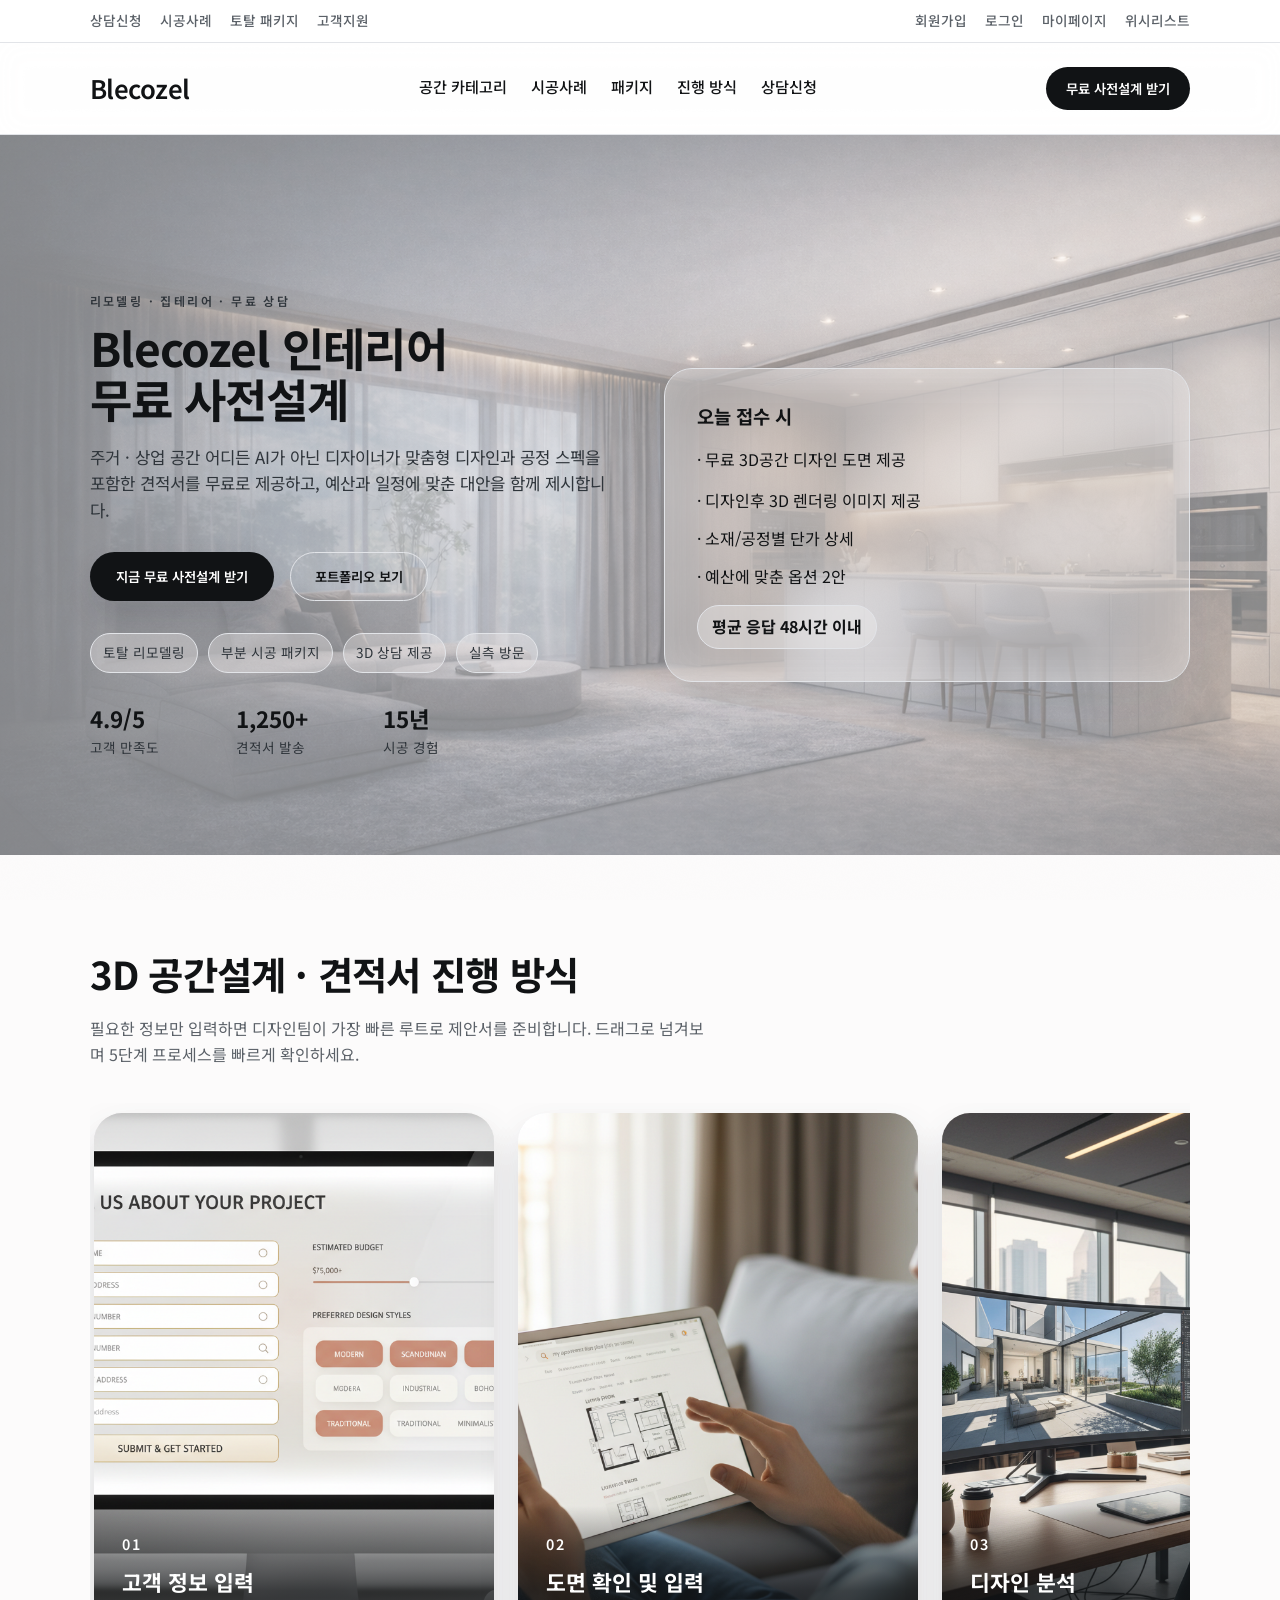
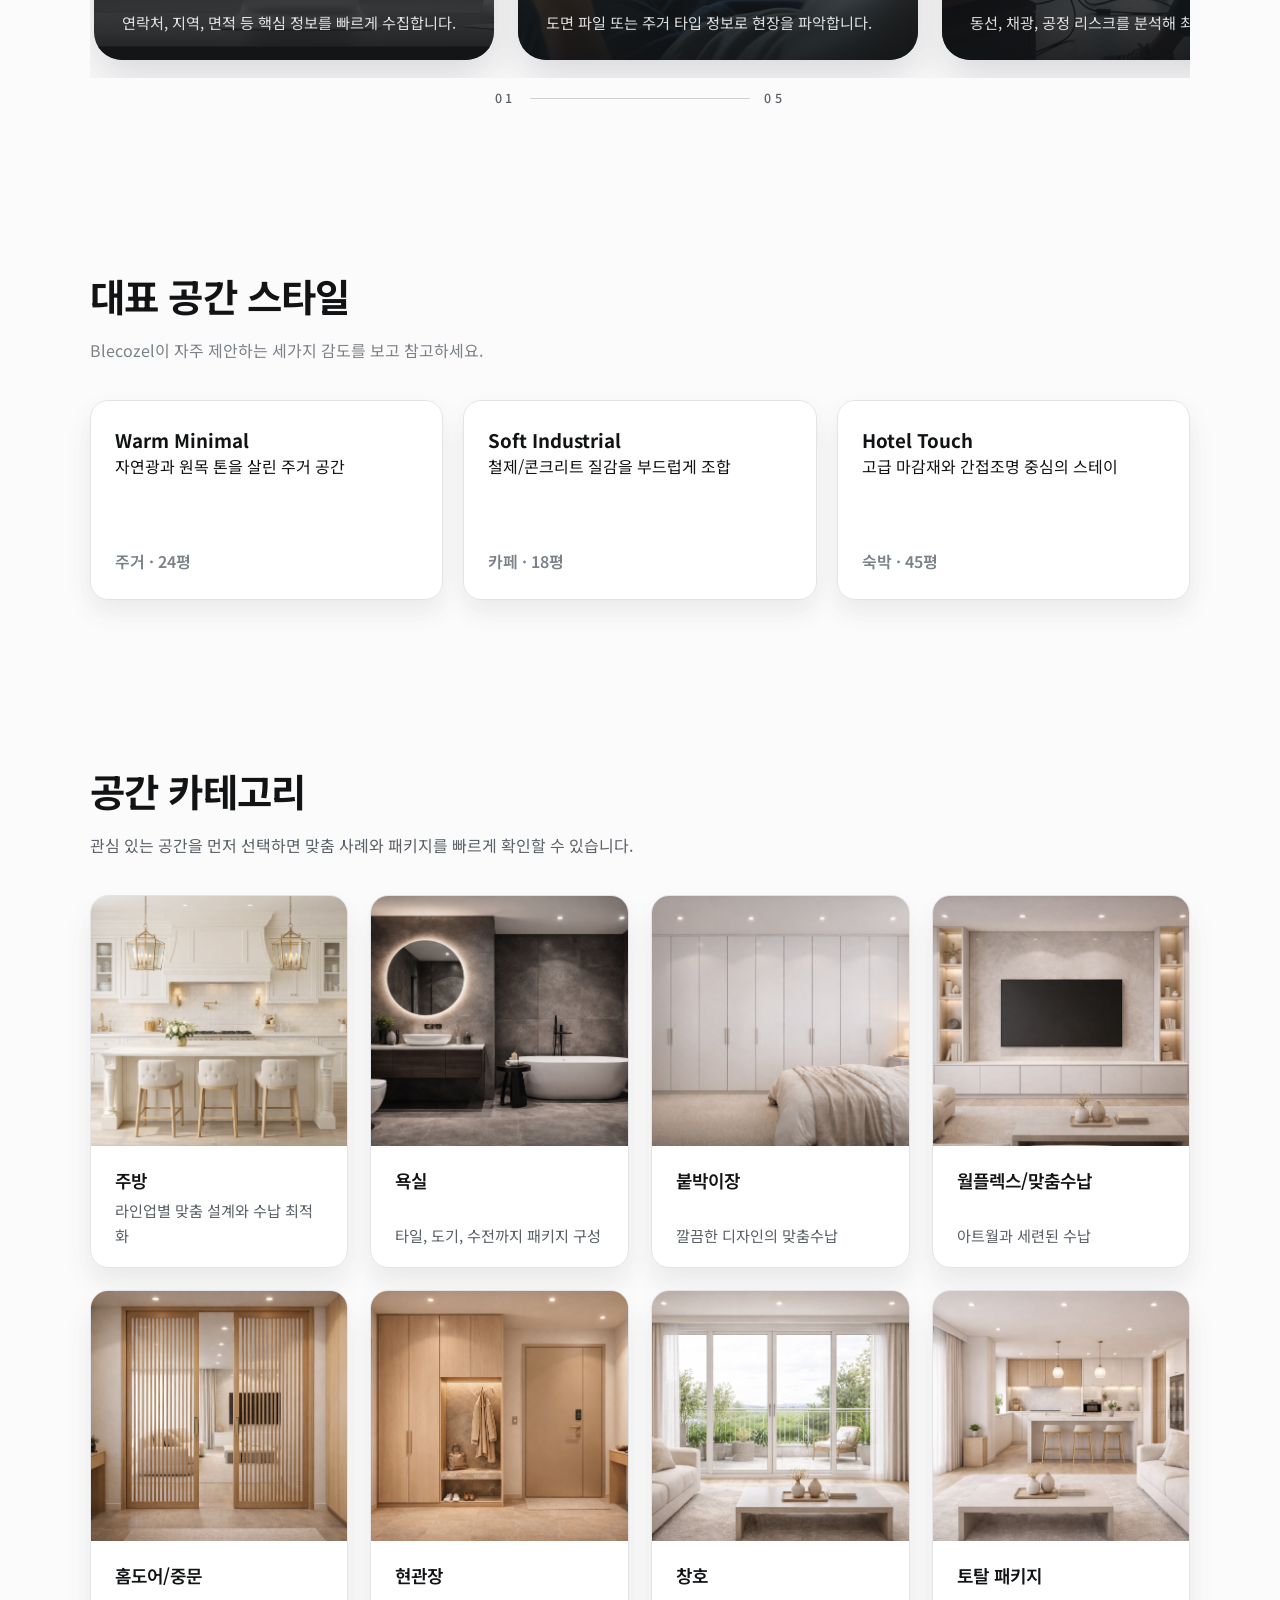
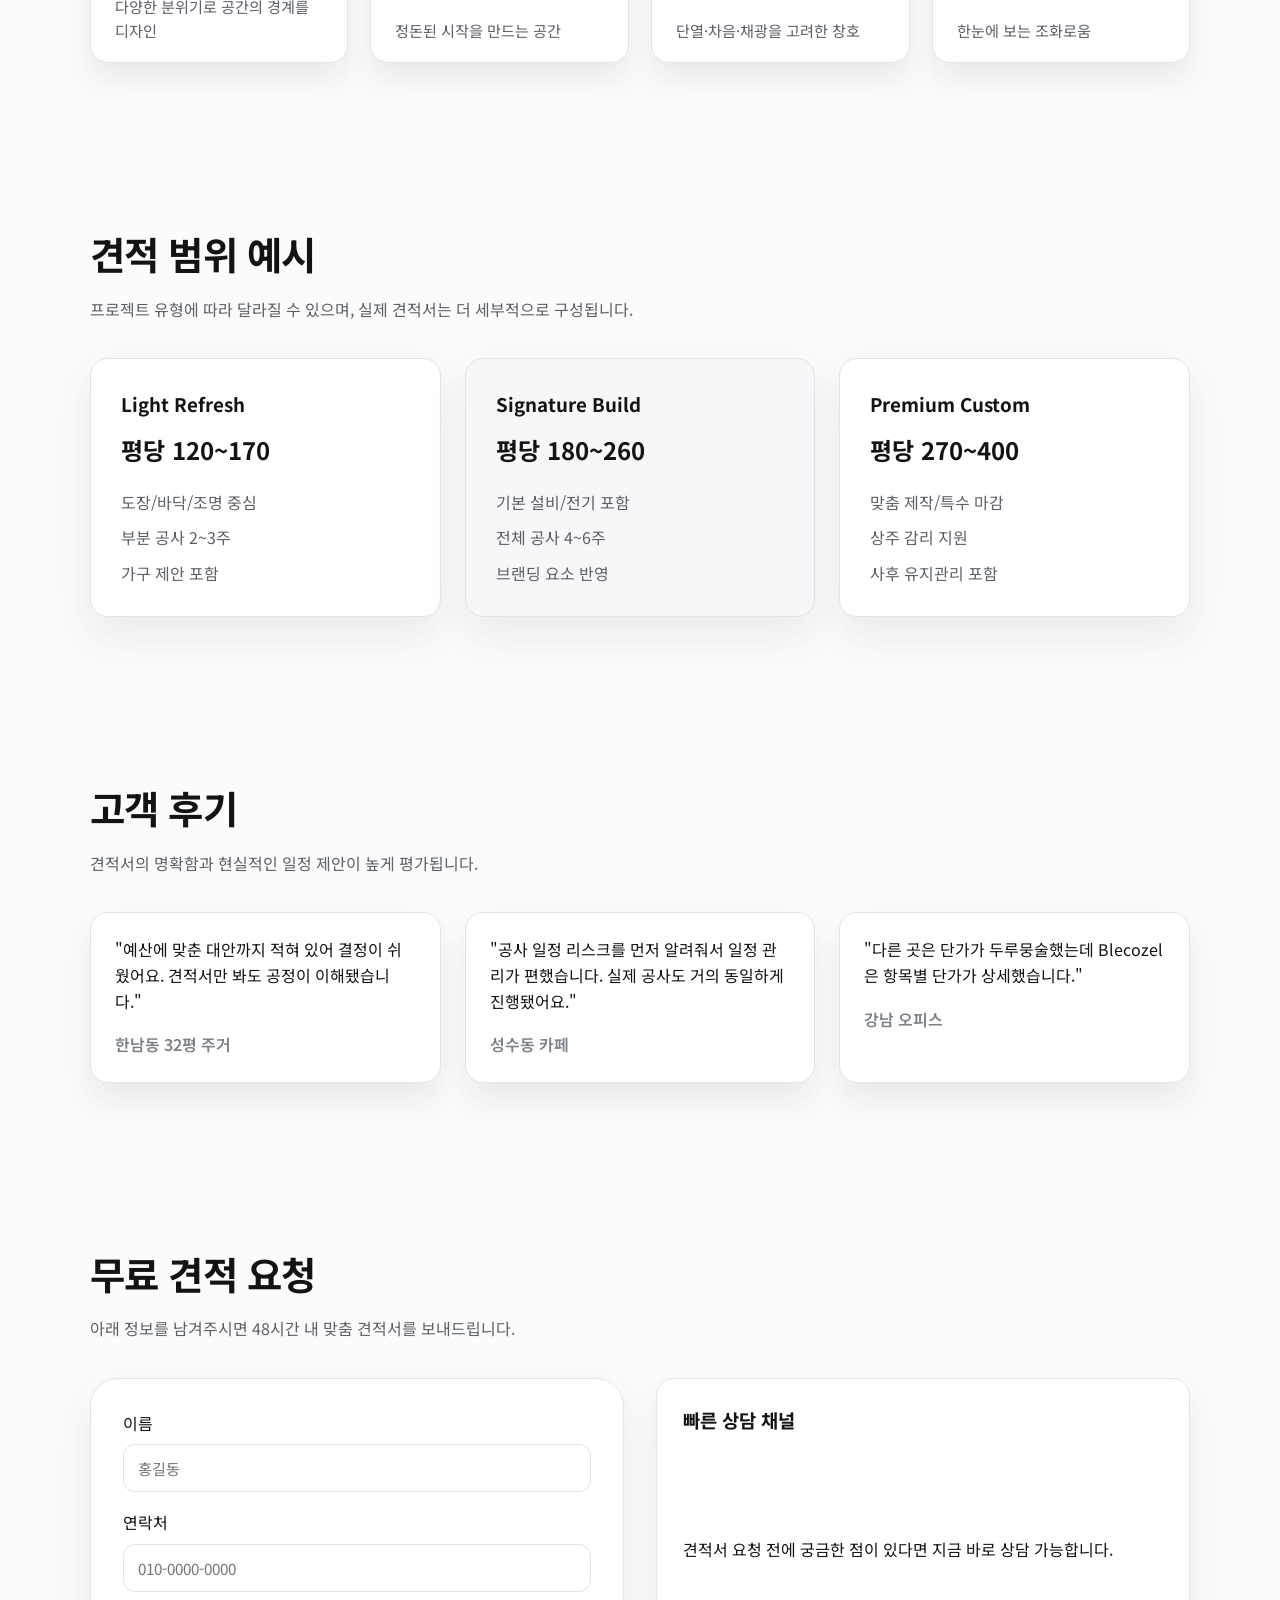
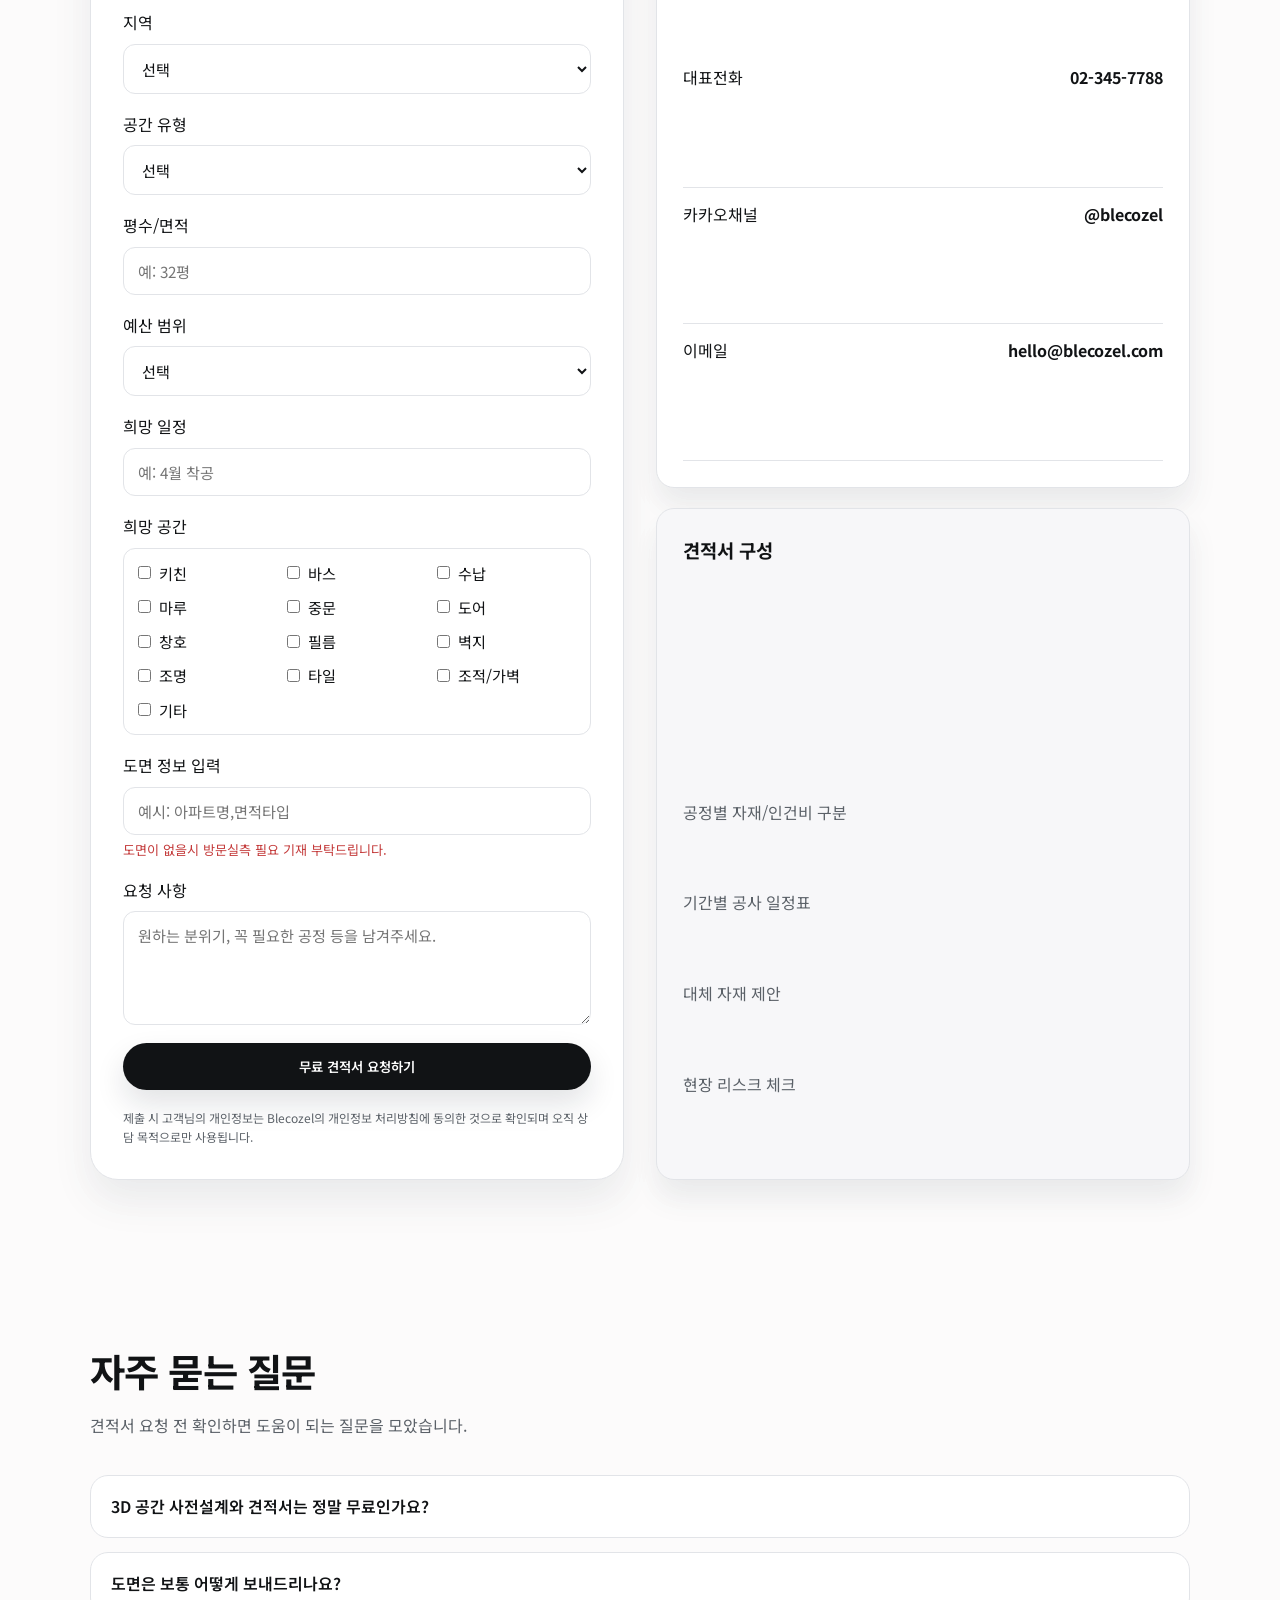
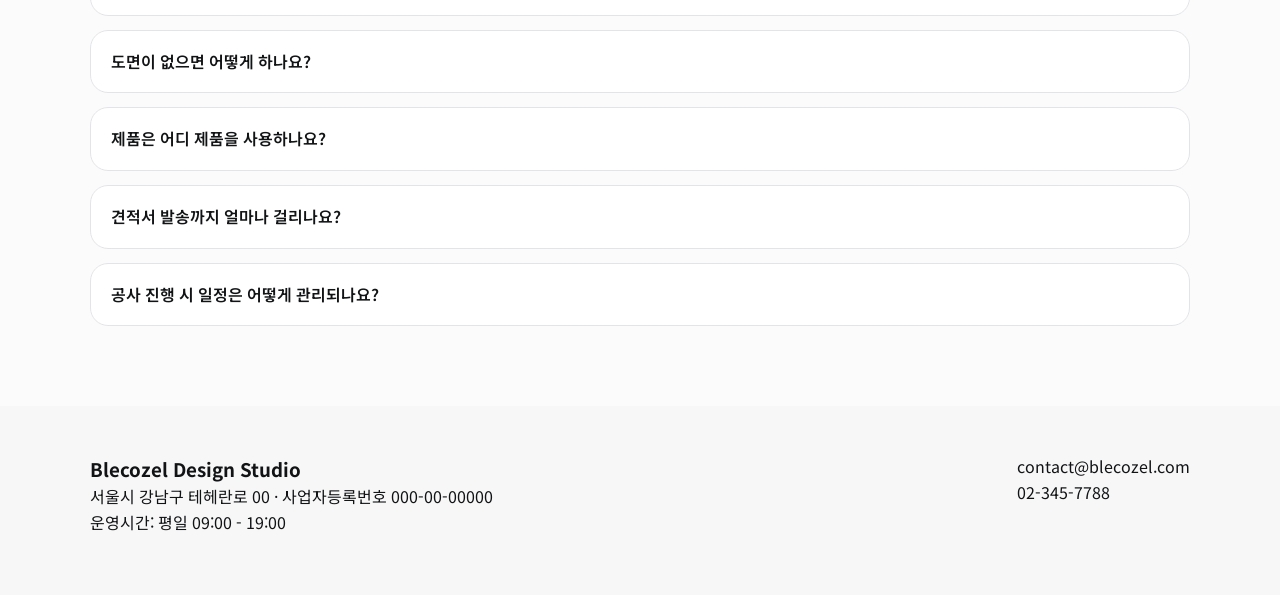
<file: index.html>
<!doctype html>
<html lang="ko">
<head>
  <meta charset="UTF-8" />
  <meta name="viewport" content="width=device-width, initial-scale=1.0" />
  <title>Blecozel 인테리어 무료 사전설계</title>
  <!-- Google tag (gtag.js) -->
  <script async src="https://www.googletagmanager.com/gtag/js?id=G-HJJQR002LN"></script>
  <script>
    window.dataLayer = window.dataLayer || [];
    function gtag(){dataLayer.push(arguments);}
    gtag('js', new Date());
    gtag('config', 'G-HJJQR002LN');
  </script>
  <link rel="stylesheet" href="/style.css" />
</head>
<body>
  <div class="grain"></div>
  <div class="topbar">
    <div class="topbar-left">
      <a href="#estimate">상담신청</a>
      <a href="#portfolio">시공사례</a>
      <a href="#pricing">토탈 패키지</a>
      <a href="#faq">고객지원</a>
    </div>
    <div class="topbar-right">
      <a href="signup.html">회원가입</a>
      <a href="login.html">로그인</a>
      <a href="mypage.html">마이페이지</a>
      <a href="wishlist.html">위시리스트</a>
    </div>
  </div>
  <header class="nav">
    <a class="logo" href="/">Blecozel</a>
    <nav class="nav-links">
      <a href="#categories">공간 카테고리</a>
      <a href="#portfolio">시공사례</a>
      <a href="#pricing">패키지</a>
      <a href="#hero-carousel">진행 방식</a>
      <a href="#estimate">상담신청</a>
    </nav>
    <button class="nav-cta" data-scroll="#estimate">무료 사전설계 받기</button>
  </header>

  <main>
    <section class="hero">
      <div class="hero-content">
        <p class="eyebrow">리모델링 · 집테리어 · 무료 상담</p>
        <h1>Blecozel 인테리어<br>무료 사전설계</h1>
        <p class="lead">주거 · 상업 공간 어디든 AI가 아닌 디자이너가 맞춤형 디자인과 공정 스펙을 포함한 견적서를 무료로 제공하고, 예산과 일정에 맞춘 대안을 함께 제시합니다.</p>
        <div class="hero-actions">
          <button class="primary" data-scroll="#estimate">지금 무료 사전설계 받기</button>
          <button class="ghost" data-scroll="#portfolio">포트폴리오 보기</button>
        </div>
        <div class="hero-chips">
          <span>토탈 리모델링</span>
          <span>부분 시공 패키지</span>
          <span>3D 상담 제공</span>
          <span>실측 방문</span>
        </div>
        <div class="hero-metrics">
          <div>
            <span>4.9/5</span>
            <p>고객 만족도</p>
          </div>
          <div>
            <span>1,250+</span>
            <p>견적서 발송</p>
          </div>
          <div>
            <span>15년</span>
            <p>시공 경험</p>
          </div>
        </div>
      </div>
      <div class="hero-card">
        <div class="hero-card-inner">
          <h3>오늘 접수 시</h3>
          <p>· 무료 3D공간 디자인 도면 제공</p>
          <ul>
            <li>· 디자인후 3D 렌더링 이미지 제공 </li>
            <li>· 소재/공정별 단가 상세</li>
            <li>· 예산에 맞춘 옵션 2안</li>
          </ul>
          <div class="hero-chip">평균 응답 48시간 이내</div>
        </div>
      </div>
    </section>

    <section class="section hero-carousel" id="hero-carousel">
      <div class="section-head">
        <h2>3D 공간설계 · 견적서 진행 방식</h2>
        <p>필요한 정보만 입력하면 디자인팀이 가장 빠른 루트로 제안서를 준비합니다. 드래그로 넘겨보며 5단계 프로세스를 빠르게 확인하세요.</p>
      </div>
      <div class="carousel-wrap">
        <div class="carousel-track" role="list">
          <article class="carousel-card" role="listitem">
            <div class="carousel-media"></div>
            <div class="carousel-overlay">
              <span>01</span>
              <h3>고객 정보 입력</h3>
              <p>연락처, 지역, 면적 등 핵심 정보를 빠르게 수집합니다.</p>
            </div>
          </article>
          <article class="carousel-card" role="listitem">
            <div class="carousel-media"></div>
            <div class="carousel-overlay">
              <span>02</span>
              <h3>도면 확인 및 입력</h3>
              <p>도면 파일 또는 주거 타입 정보로 현장을 파악합니다.</p>
            </div>
          </article>
          <article class="carousel-card" role="listitem">
            <div class="carousel-media"></div>
            <div class="carousel-overlay">
              <span>03</span>
              <h3>디자인 분석</h3>
              <p>동선, 채광, 공정 리스크를 분석해 최적안을 제시합니다.</p>
            </div>
          </article>
          <article class="carousel-card" role="listitem">
            <div class="carousel-media"></div>
            <div class="carousel-overlay">
              <span>04</span>
              <h3>설계도면/견적서 발송</h3>
              <p>3D 도면과 공정별 세부 항목을 포함해 전달합니다.</p>
            </div>
          </article>
          <article class="carousel-card" role="listitem">
            <div class="carousel-media"></div>
            <div class="carousel-overlay">
              <span>05</span>
              <h3>서비스 제공 이후</h3>
              <p>추가 상담 시 방문 실측과 함께 상세 조율을 진행합니다.</p>
            </div>
          </article>
        </div>
        <div class="carousel-indicator" aria-hidden="true">
          <span class="indicator-current">01</span>
          <div class="indicator-line">
            <span class="indicator-progress"></span>
          </div>
          <span class="indicator-total">05</span>
        </div>
      </div>
    </section>

    <section class="section" id="portfolio">
      <div class="section-head">
        <h2>대표 공간 스타일</h2>
        <p>Blecozel이 자주 제안하는 세가지 감도를 보고 참고하세요.</p>
      </div>
      <div class="portfolio">
        <article class="tile">
          <div class="tile-top">
            <h3>Warm Minimal</h3>
            <p>자연광과 원목 톤을 살린 주거 공간</p>
          </div>
          <div class="tile-meta">주거 · 24평</div>
        </article>
        <article class="tile">
          <div class="tile-top">
            <h3>Soft Industrial</h3>
            <p>철제/콘크리트 질감을 부드럽게 조합</p>
          </div>
          <div class="tile-meta">카페 · 18평</div>
        </article>
        <article class="tile">
          <div class="tile-top">
            <h3>Hotel Touch</h3>
            <p>고급 마감재와 간접조명 중심의 스테이</p>
          </div>
          <div class="tile-meta">숙박 · 45평</div>
        </article>
      </div>
    </section>

    <section class="section" id="categories">
      <div class="section-head">
        <h2>공간 카테고리</h2>
        <p>관심 있는 공간을 먼저 선택하면 맞춤 사례와 패키지를 빠르게 확인할 수 있습니다.</p>
      </div>
      <div class="category-grid">
        <a class="category-card has-image" href="https://remodeling.hyundailivart.co.kr/c/C200000015?pagecode=D100000707" target="_blank" rel="noopener noreferrer">
          <img src="/category/kitchen-category-image.png" alt="주방 인테리어" loading="lazy" />
          <div class="category-card-body">
            <h3>주방</h3>
            <p>라인업별 맞춤 설계와 수납 최적화</p>
          </div>
        </a>
        <a class="category-card has-image" href="https://remodeling.hyundailivart.co.kr/c/C200000016?pagecode=D100000707" target="_blank" rel="noopener noreferrer">
          <img src="/category/bath-category-image.png" alt="욕실 인테리어" loading="lazy" />
          <div class="category-card-body">
            <h3>욕실</h3>
            <p>타일, 도기, 수전까지 패키지 구성</p>
          </div>
        </a>
        <a class="category-card has-image" href="https://remodeling.hyundailivart.co.kr/c/C200000013?pagecode=D100000707" target="_blank" rel="noopener noreferrer">
          <img src="/category/builtin-category-image.png" alt="붙박이장 인테리어" loading="lazy" />
          <div class="category-card-body">
            <h3>붙박이장</h3>
            <p>깔끔한 디자인의 맞춤수납</p>
          </div>
        </a>
        <a class="category-card has-image" href="https://remodeling.hyundailivart.co.kr/c/C400001637?pagecode=D100000707" target="_blank" rel="noopener noreferrer">
          <img src="/category/tvbuiltin-category-image.png" alt="월플렉스 맞춤수납" loading="lazy" />
          <div class="category-card-body">
            <h3>월플렉스/맞춤수납</h3>
            <p>아트월과 세련된 수납</p>
          </div>
        </a>
        <a class="category-card has-image" href="https://remodeling.hyundailivart.co.kr/c/C200000018?pagecode=D100000707" target="_blank" rel="noopener noreferrer">
          <img src="/category/homedoor-category-image.png" alt="홈도어 중문" loading="lazy" />
          <div class="category-card-body">
            <h3>홈도어/중문</h3>
            <p>다양한 분위기로 공간의 경계를 디자인</p>
          </div>
        </a>
        <a class="category-card has-image" href="https://remodeling.hyundailivart.co.kr/c/C200000020?pagecode=D100000707" target="_blank" rel="noopener noreferrer">
          <img src="/category/foot-category-image.png" alt="현관장 인테리어" loading="lazy" />
          <div class="category-card-body">
            <h3>현관장</h3>
            <p>정돈된 시작을 만드는 공간</p>
          </div>
        </a>
        <a class="category-card has-image" href="https://remodeling.hyundailivart.co.kr/c/C200000019?pagecode=D100000707" target="_blank" rel="noopener noreferrer">
          <img src="/category/window-category-image.png" alt="창호 인테리어" loading="lazy" />
          <div class="category-card-body">
            <h3>창호</h3>
            <p>단열·차음·채광을 고려한 창호</p>
          </div>
        </a>
        <article class="category-card has-image">
          <img src="/category/total-category-image.png" alt="토탈 패키지 인테리어" loading="lazy" />
          <div class="category-card-body">
            <h3>토탈 패키지</h3>
            <p>한눈에 보는 조화로움</p>
          </div>
        </article>
      </div>
    </section>

    <section class="section" id="pricing">
      <div class="section-head">
        <h2>견적 범위 예시</h2>
        <p>프로젝트 유형에 따라 달라질 수 있으며, 실제 견적서는 더 세부적으로 구성됩니다.</p>
      </div>
      <div class="pricing">
        <article>
          <h3>Light Refresh</h3>
          <p class="price">평당 120~170</p>
          <ul>
            <li>도장/바닥/조명 중심</li>
            <li>부분 공사 2~3주</li>
            <li>가구 제안 포함</li>
          </ul>
        </article>
        <article class="featured">
          <h3>Signature Build</h3>
          <p class="price">평당 180~260</p>
          <ul>
            <li>기본 설비/전기 포함</li>
            <li>전체 공사 4~6주</li>
            <li>브랜딩 요소 반영</li>
          </ul>
        </article>
        <article>
          <h3>Premium Custom</h3>
          <p class="price">평당 270~400</p>
          <ul>
            <li>맞춤 제작/특수 마감</li>
            <li>상주 감리 지원</li>
            <li>사후 유지관리 포함</li>
          </ul>
        </article>
      </div>
    </section>

    <section class="section" id="testimonials">
      <div class="section-head">
        <h2>고객 후기</h2>
        <p>견적서의 명확함과 현실적인 일정 제안이 높게 평가됩니다.</p>
      </div>
      <div class="testimonials">
        <article>
          <p>"예산에 맞춘 대안까지 적혀 있어 결정이 쉬웠어요. 견적서만 봐도 공정이 이해됐습니다."</p>
          <span>한남동 32평 주거</span>
        </article>
        <article>
          <p>"공사 일정 리스크를 먼저 알려줘서 일정 관리가 편했습니다. 실제 공사도 거의 동일하게 진행됐어요."</p>
          <span>성수동 카페</span>
        </article>
        <article>
          <p>"다른 곳은 단가가 두루뭉술했는데 Blecozel은 항목별 단가가 상세했습니다."</p>
          <span>강남 오피스</span>
        </article>
      </div>
    </section>

    <section class="section" id="estimate">
      <div class="section-head">
        <h2>무료 견적 요청</h2>
        <p>아래 정보를 남겨주시면 48시간 내 맞춤 견적서를 보내드립니다.</p>
      </div>
      <div class="estimate">
        <form class="estimate-form" action="https://formspree.io/f/xnjbppvv" method="POST" enctype="multipart/form-data">
          <div class="field">
            <label for="name">이름</label>
            <input id="name" name="name" type="text" placeholder="홍길동" required />
          </div>
          <div class="field">
            <label for="phone">연락처</label>
            <input id="phone" name="phone" type="tel" placeholder="010-0000-0000" required />
          </div>
          <div class="field">
            <label for="region">지역</label>
            <select id="region" name="region" required>
              <option value="">선택</option>
              <option>서울</option>
              <option>경기</option>
            </select>
          </div>
          <div class="field">
            <label for="space">공간 유형</label>
            <select id="space" name="space" required>
              <option value="">선택</option>
              <option>아파트</option>
              <option>단독주택</option>
              <option>빌라</option>
              <option>오피스텔</option>
              <option>카페/음식점</option>
              <option>오피스/상업</option>
              <option>숙박/스테이</option>
              <option>기타</option>
            </select>
          </div>
          <div class="field">
            <label for="size">평수/면적</label>
            <input id="size" name="size" type="text" placeholder="예: 32평" required />
          </div>
          <div class="field">
            <label for="budget">예산 범위</label>
            <select id="budget" name="budget" required>
              <option value="">선택</option>
              <option>3,000만 이하</option>
              <option>3,000만 ~ 6,000만</option>
              <option>6,000만 ~ 1억</option>
              <option>1억 이상</option>
              <option>미정</option>
            </select>
          </div>
          <div class="field">
            <label for="schedule">희망 일정</label>
            <input id="schedule" name="schedule" type="text" placeholder="예: 4월 착공" required />
          </div>
          <div class="field full">
            <label>희망 공간</label>
            <div class="choice-box">
              <div class="choice-grid">
                <label><input type="checkbox" name="desired_space" value="키친" />키친</label>
                <label><input type="checkbox" name="desired_space" value="바스" />바스</label>
                <label><input type="checkbox" name="desired_space" value="수납" />수납</label>
                <label><input type="checkbox" name="desired_space" value="마루" />마루</label>
                <label><input type="checkbox" name="desired_space" value="중문" />중문</label>
                <label><input type="checkbox" name="desired_space" value="도어" />도어</label>
                <label><input type="checkbox" name="desired_space" value="창호" />창호</label>
                <label><input type="checkbox" name="desired_space" value="필름" />필름</label>
                <label><input type="checkbox" name="desired_space" value="벽지" />벽지</label>
                <label><input type="checkbox" name="desired_space" value="조명" />조명</label>
                <label><input type="checkbox" name="desired_space" value="타일" />타일</label>
                <label><input type="checkbox" name="desired_space" value="조적/가벽" />조적/가벽</label>
                <label><input type="checkbox" name="desired_space" value="기타" />기타</label>
              </div>
            </div>
          </div>
          <div class="field full">
            <label>도면 정보 입력</label>
            <input id="plan_upload" name="plan_upload" type="text" placeholder="예시: 아파트명,면적타입" />
            <small>도면이 없을시 방문실측 필요 기재 부탁드립니다.</small>
          </div>
          <div class="field full">
            <label for="message">요청 사항</label>
            <textarea id="message" name="message" rows="4" placeholder="원하는 분위기, 꼭 필요한 공정 등을 남겨주세요."></textarea>
          </div>
          <button class="primary" type="submit">무료 견적서 요청하기</button>
          <p class="form-note">제출 시 고객님의 개인정보는 Blecozel의 개인정보 처리방침에 동의한 것으로 확인되며 오직 상담 목적으로만 사용됩니다.</p>
        </form>
        <div class="estimate-side">
          <div class="side-card">
            <h3>빠른 상담 채널</h3>
            <p>견적서 요청 전에 궁금한 점이 있다면 지금 바로 상담 가능합니다.</p>
            <div class="side-info">
              <span>대표전화</span>
              <strong>02-345-7788</strong>
            </div>
            <div class="side-info">
              <span>카카오채널</span>
              <strong>@blecozel</strong>
            </div>
            <div class="side-info">
              <span>이메일</span>
              <strong>hello@blecozel.com</strong>
            </div>
          </div>
          <div class="side-card highlight">
            <h3>견적서 구성</h3>
            <ul>
              <li>공정별 자재/인건비 구분</li>
              <li>기간별 공사 일정표</li>
              <li>대체 자재 제안</li>
              <li>현장 리스크 체크</li>
            </ul>
          </div>
        </div>
      </div>
    </section>

    <section class="section" id="faq">
      <div class="section-head">
        <h2>자주 묻는 질문</h2>
        <p>견적서 요청 전 확인하면 도움이 되는 질문을 모았습니다.</p>
      </div>
      <div class="faq">
        <details>
          <summary>3D 공간 사전설계와 견적서는 정말 무료인가요?</summary>
          <p>네. Blecozel은 공간별 맞춤 견적서와 3D 공간 사전설계를 무료로 제공합니다. 계약 여부와 무관하게 발송됩니다.</p>
        </details>
        <details>
          <summary>도면은 보통 어떻게 보내드리나요?</summary>
          <p>간단한 인터넷으로 주거중인 타입 확인후 보내주시면 됩니다.</p>
        </details>
        <details>
          <summary>도면이 없으면 어떻게 하나요?</summary>
          <p>도면사진과 간단한 치수만 있어도 가능합니다. 필요 시 현장 방문 실측을 진행합니다.</p>
        </details>
        <details>
          <summary>제품은 어디 제품을 사용하나요?</summary>
          <p>저희 Blecozel은 현대 LIVART 제품을 사용하여 안심하고 믿고 맡기셔도 됩니다.</p>
        </details>
        <details>
          <summary>견적서 발송까지 얼마나 걸리나요?</summary>
          <p>평균 32시간, 최대 48시간 내 발송을 목표로 합니다. 복잡한 프로젝트는 별도 안내드립니다.</p>
        </details>
        <details>
          <summary>공사 진행 시 일정은 어떻게 관리되나요?</summary>
          <p>공정별 타임라인을 포함한 일정표를 제공하며, 담당 PM이 주차 단위로 진행 상황을 공유합니다.</p>
        </details>
      </div>
    </section>
  </main>

  <footer class="footer">
    <div>
      <h3>Blecozel Design Studio</h3>
      <p>서울시 강남구 테헤란로 00 · 사업자등록번호 000-00-00000</p>
      <p>운영시간: 평일 09:00 - 19:00</p>
    </div>
    <div>
      <p>contact@blecozel.com</p>
      <p>02-345-7788</p>
    </div>
  </footer>

  <div class="toast" role="status" aria-live="polite"></div>
  <script defer src="/main.js"></script>
</body>
</html>
</file>
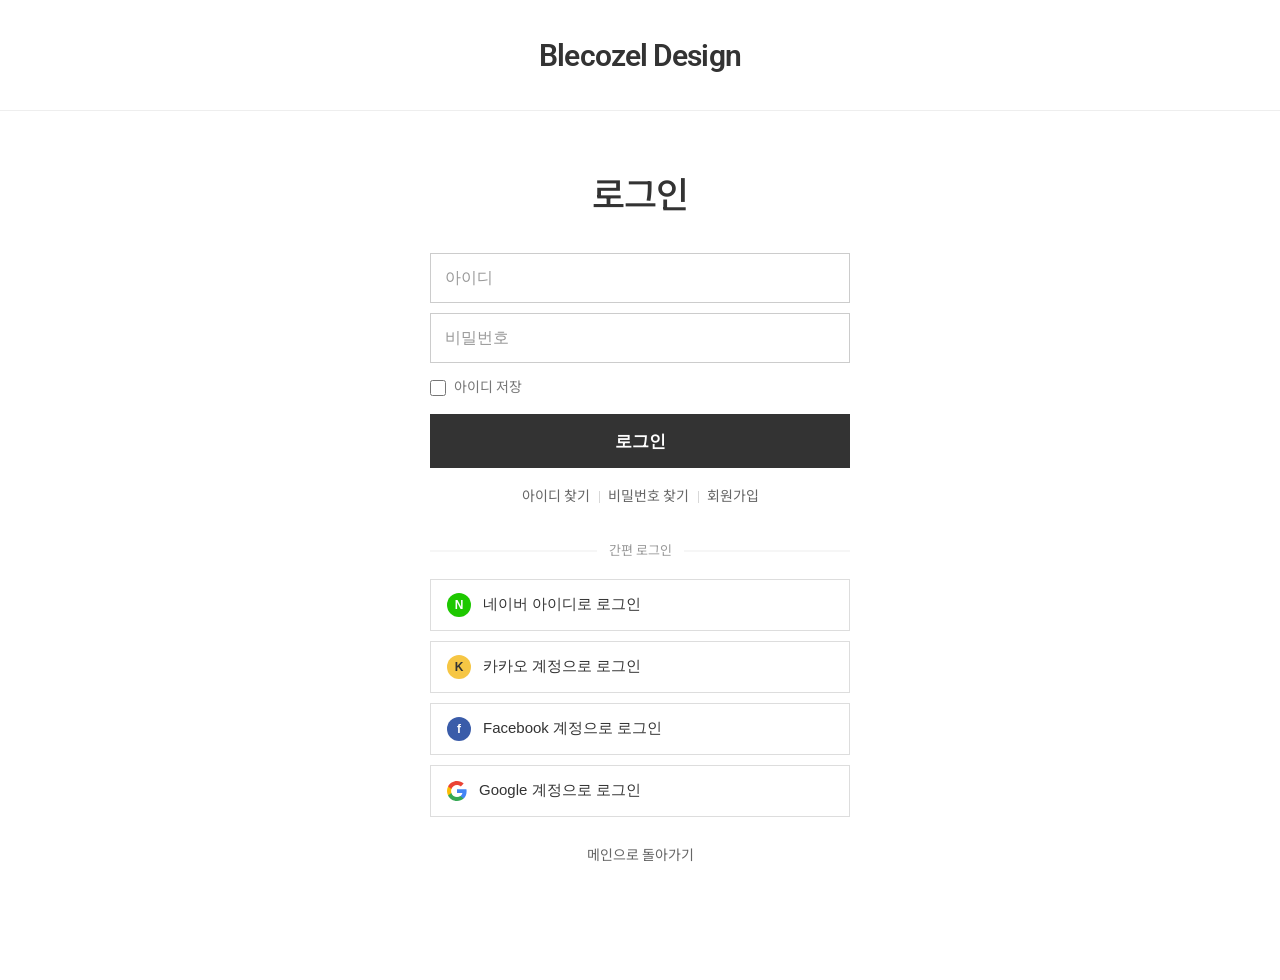
<file: login.html>
<!doctype html>
<html lang="ko">
<head>
  <meta charset="UTF-8" />
  <meta name="viewport" content="width=device-width, initial-scale=1.0" />
  <title>Blecozel Design - 로그인</title>
  <link rel="preconnect" href="https://fonts.googleapis.com" />
  <link rel="preconnect" href="https://fonts.gstatic.com" crossorigin />
  <link href="https://fonts.googleapis.com/css2?family=Noto+Sans+KR:wght@400;500;700&family=Roboto:wght@400;500;700&display=swap" rel="stylesheet" />
  <style>
    :root {
      --ink: #333;
      --muted: #777;
      --line: #ccc;
      --line-soft: #eee;
      --soft: #f9f9f9;
    }

    * {
      box-sizing: border-box;
    }

    html,
    body {
      margin: 0;
      padding: 0;
      background: #fff;
      color: var(--muted);
      font-family: Roboto, "Noto Sans KR", "Noto Sans", "Malgun Gothic", arial, sans-serif;
      line-height: 1.5;
    }

    a {
      color: inherit;
      text-decoration: none;
    }

    .login-header {
      border-bottom: 1px solid var(--line-soft);
    }

    .header-inner {
      max-width: 1366px;
      height: 110px;
      margin: 0 auto;
      padding: 0 20px;
      display: flex;
      align-items: center;
      justify-content: center;
    }

    .brand {
      display: inline-block;
      color: var(--ink);
      font-size: 30px;
      font-weight: 600;
      letter-spacing: -0.03em;
    }

    .login-main {
      padding: 58px 20px 100px;
    }

    .login-shell {
      width: 100%;
      max-width: 420px;
      margin: 0 auto;
    }

    .page-title {
      margin: 0 0 30px;
      text-align: center;
      color: var(--ink);
      font-size: 36px;
      font-weight: 500;
      letter-spacing: -0.03em;
    }

    .field + .field {
      margin-top: 10px;
    }

    .input {
      width: 100%;
      height: 50px;
      border: 1px solid var(--line);
      padding: 0 14px;
      font-size: 16px;
      color: var(--ink);
      background: #fff;
    }

    .input::placeholder {
      color: #999;
    }

    .input:hover {
      border-color: var(--ink);
    }

    .input:focus {
      outline: none;
      border-color: var(--ink);
      box-shadow: 0 0 0 2px rgba(0, 0, 0, 0.08);
    }

    .login-options {
      margin-top: 14px;
      display: flex;
      justify-content: space-between;
      align-items: center;
      font-size: 14px;
    }

    .check-wrap {
      display: inline-flex;
      align-items: center;
      gap: 8px;
      cursor: pointer;
      color: var(--muted);
    }

    .check-wrap input {
      width: 16px;
      height: 16px;
      margin: 0;
      accent-color: #333;
    }

    .button-login {
      margin-top: 16px;
      width: 100%;
      height: 54px;
      border: 1px solid transparent;
      background: #333;
      color: #fff;
      font-size: 17px;
      font-weight: 600;
      cursor: pointer;
    }

    .button-login:hover {
      background: #2d2d2d;
    }

    .member-links {
      margin-top: 18px;
      display: flex;
      justify-content: center;
      gap: 18px;
      font-size: 14px;
      color: #666;
    }

    .member-links a + a {
      position: relative;
    }

    .member-links a + a::before {
      content: "";
      position: absolute;
      left: -9px;
      top: 50%;
      width: 1px;
      height: 12px;
      background: #d8d8d8;
      transform: translateY(-50%);
    }

    .divider {
      margin: 34px 0 18px;
      text-align: center;
      font-size: 13px;
      color: #999;
      position: relative;
    }

    .divider::before {
      content: "";
      position: absolute;
      left: 0;
      right: 0;
      top: 50%;
      height: 1px;
      background: var(--line-soft);
      transform: translateY(-50%);
    }

    .divider span {
      position: relative;
      display: inline-block;
      padding: 0 12px;
      background: #fff;
    }

    .sns-login-list {
      display: grid;
      gap: 10px;
    }

    .sns-button {
      width: 100%;
      height: 52px;
      border: 1px solid #ddd;
      background: #fff;
      color: var(--ink);
      padding: 0 16px;
      display: inline-flex;
      align-items: center;
      gap: 12px;
      font-size: 15px;
      font-weight: 500;
      cursor: pointer;
      text-align: left;
    }

    .sns-button:hover {
      background: var(--soft);
      border-color: #777;
    }

    .sns-icon {
      width: 24px;
      height: 24px;
      border-radius: 50%;
      display: inline-flex;
      align-items: center;
      justify-content: center;
      font-size: 12px;
      font-weight: 700;
      flex: 0 0 24px;
    }

    .sns-button.naver .sns-icon {
      background: #1ec800;
      color: #fff;
    }

    .sns-button.kakao .sns-icon {
      background: #f6c644;
      color: #333;
    }

    .sns-button.facebook .sns-icon {
      background: #3a5ca9;
      color: #fff;
    }

    .sns-button.google .sns-icon {
      width: 20px;
      height: 20px;
      border-radius: 0;
      background: transparent;
      padding: 0;
      flex: 0 0 20px;
    }

    .sns-button.google .sns-icon svg {
      display: block;
      width: 100%;
      height: 100%;
    }

    .back-link {
      margin-top: 28px;
      text-align: center;
      font-size: 14px;
      color: #666;
    }

    .back-link a:hover {
      color: var(--ink);
    }

    @media (max-width: 640px) {
      .header-inner {
        height: 86px;
      }

      .brand {
        font-size: 26px;
      }

      .login-main {
        padding: 42px 16px 72px;
      }

      .page-title {
        font-size: 30px;
        margin-bottom: 24px;
      }

      .member-links {
        gap: 14px;
        font-size: 13px;
      }

      .member-links a + a::before {
        left: -7px;
      }
    }
  </style>
</head>
<body>
  <header class="login-header">
    <div class="header-inner">
      <a class="brand" href="index.html" aria-label="메인으로 이동">Blecozel Design</a>
    </div>
  </header>

  <main class="login-main">
    <section class="login-shell">
      <h1 class="page-title">로그인</h1>

      <form action="#" method="post">
        <div class="field">
          <input class="input" id="login-id" name="login-id" type="text" placeholder="아이디" autocomplete="username" aria-label="아이디" />
        </div>
        <div class="field">
          <input class="input" id="login-password" name="login-password" type="password" placeholder="비밀번호" autocomplete="current-password" aria-label="비밀번호" />
        </div>

        <div class="login-options">
          <label class="check-wrap" for="save-id">
            <input id="save-id" type="checkbox" />
            <span>아이디 저장</span>
          </label>
        </div>

        <button class="button-login" type="submit">로그인</button>
      </form>

      <div class="member-links">
        <a href="#">아이디 찾기</a>
        <a href="#">비밀번호 찾기</a>
        <a href="signup.html">회원가입</a>
      </div>

      <p class="divider"><span>간편 로그인</span></p>
      <div class="sns-login-list">
        <button class="sns-button naver" type="button"><span class="sns-icon">N</span>네이버 아이디로 로그인</button>
        <button class="sns-button kakao" type="button"><span class="sns-icon">K</span>카카오 계정으로 로그인</button>
        <button class="sns-button facebook" type="button"><span class="sns-icon">f</span>Facebook 계정으로 로그인</button>
        <button class="sns-button google" type="button">
          <span class="sns-icon" aria-hidden="true">
            <svg viewBox="0 0 18 18" xmlns="http://www.w3.org/2000/svg">
              <path fill="#4285F4" d="M17.64 9.2045c0-.6382-.0573-1.2518-.1636-1.8409H9v3.4818h4.8436c-.2086 1.125-.8427 2.0782-1.7959 2.715v2.2582h2.9086c1.7018-1.5668 2.6837-3.8741 2.6837-6.6141z"/>
              <path fill="#34A853" d="M9 18c2.43 0 4.4673-.8068 5.9564-2.1818l-2.9086-2.2582c-.8068.5409-1.8409.8614-3.0478.8614-2.3441 0-4.3282-1.5832-5.0359-3.7105H.9573v2.3327C2.4382 15.9832 5.4818 18 9 18z"/>
              <path fill="#FBBC05" d="M3.9641 10.7109c-.18-.5409-.2823-1.1186-.2823-1.7109s.1023-1.17.2823-1.7109V4.9568H.9573C.3477 6.1718 0 7.5491 0 9s.3477 2.8282.9573 4.0432l3.0068-2.3323z"/>
              <path fill="#EA4335" d="M9 3.5782c1.3214 0 2.5077.4541 3.4405 1.3459l2.5814-2.5814C13.4636.8918 11.4264 0 9 0 5.4818 0 2.4382 2.0168.9573 4.9568l3.0068 2.3323C4.6718 5.1614 6.6559 3.5782 9 3.5782z"/>
            </svg>
          </span>
          Google 계정으로 로그인
        </button>
      </div>

      <p class="back-link"><a href="index.html">메인으로 돌아가기</a></p>
    </section>
  </main>
</body>
</html>
</file>
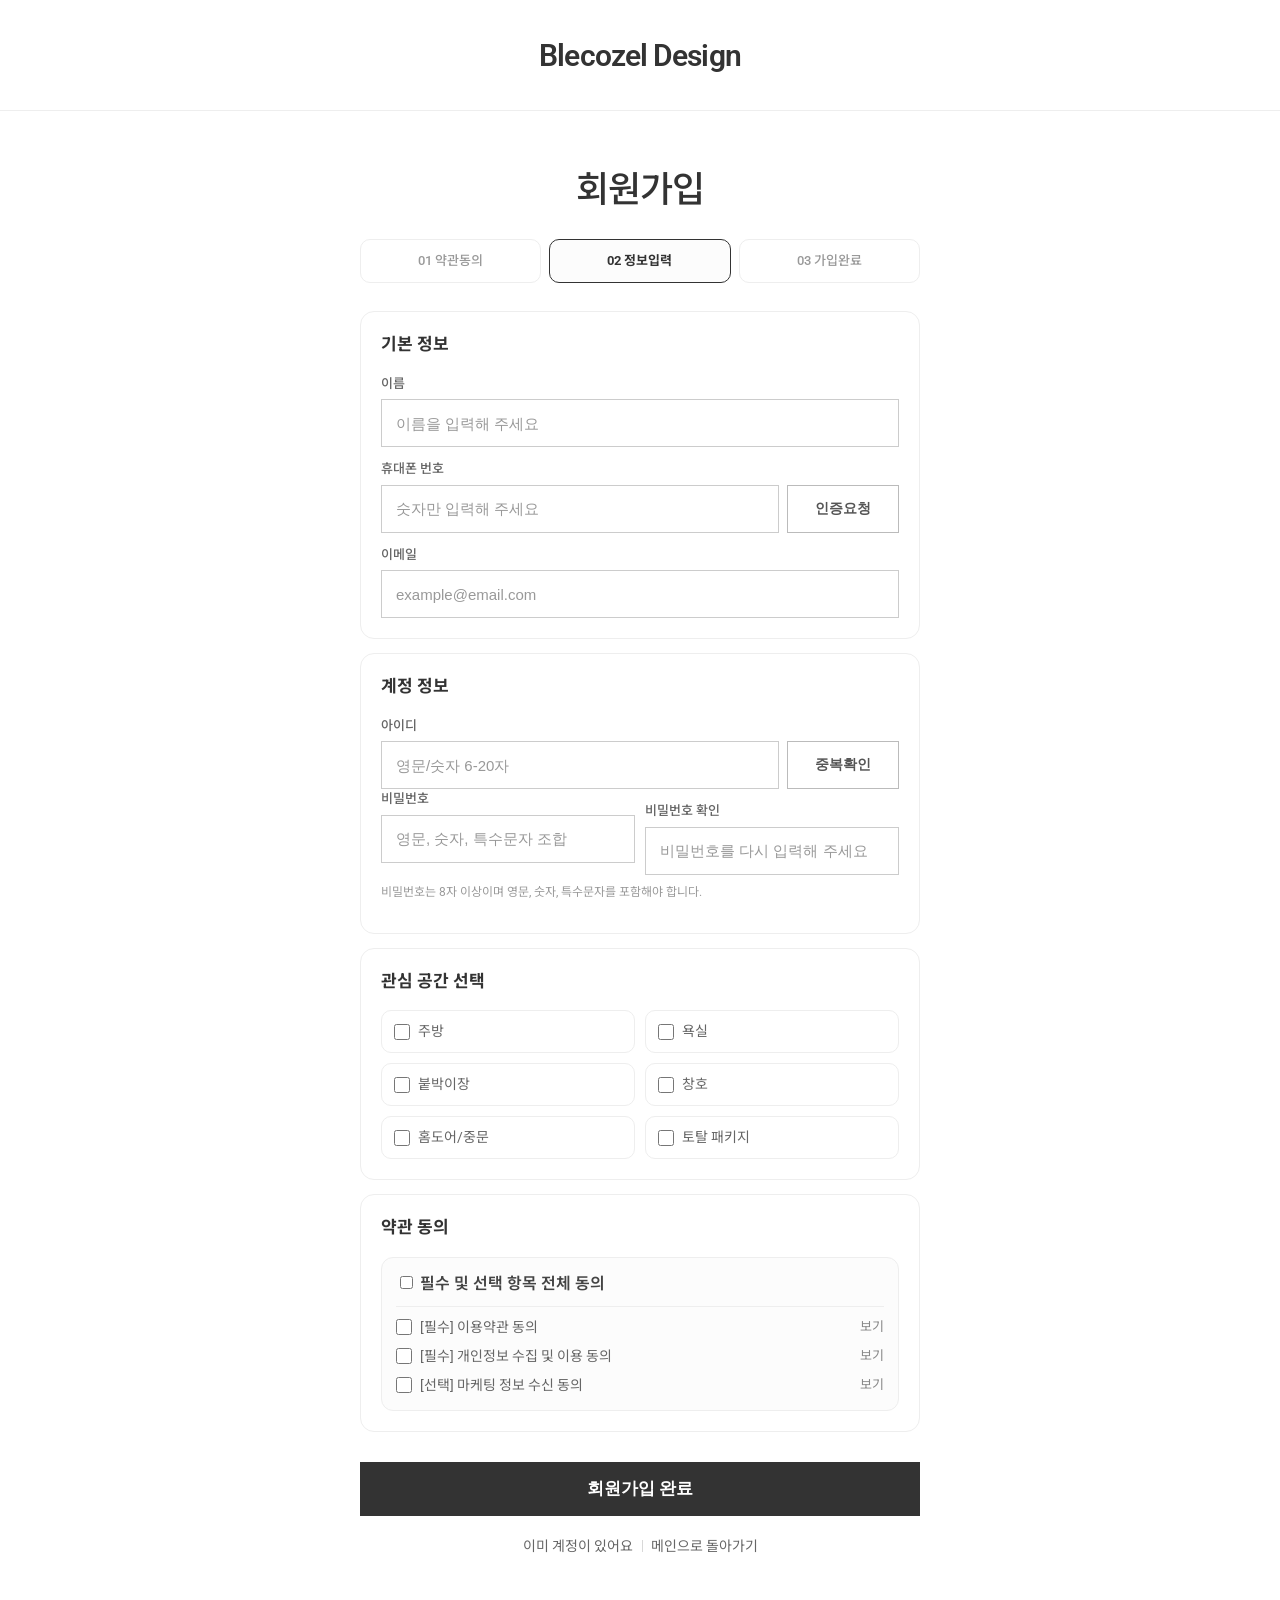
<file: signup.html>
<!doctype html>
<html lang="ko">
<head>
  <meta charset="UTF-8" />
  <meta name="viewport" content="width=device-width, initial-scale=1.0" />
  <title>Blecozel Design - 회원가입</title>
  <link rel="preconnect" href="https://fonts.googleapis.com" />
  <link rel="preconnect" href="https://fonts.gstatic.com" crossorigin />
  <link href="https://fonts.googleapis.com/css2?family=Noto+Sans+KR:wght@400;500;700&family=Roboto:wght@400;500;700&display=swap" rel="stylesheet" />
  <style>
    :root {
      --ink: #333;
      --muted: #777;
      --line: #ccc;
      --line-soft: #eee;
      --soft: #f9f9f9;
    }

    * {
      box-sizing: border-box;
    }

    html,
    body {
      margin: 0;
      padding: 0;
      background: #fff;
      color: var(--muted);
      font-family: Roboto, "Noto Sans KR", "Noto Sans", "Malgun Gothic", arial, sans-serif;
      line-height: 1.5;
    }

    a {
      color: inherit;
      text-decoration: none;
    }

    .signup-header {
      border-bottom: 1px solid var(--line-soft);
    }

    .header-inner {
      max-width: 1366px;
      height: 110px;
      margin: 0 auto;
      padding: 0 20px;
      display: flex;
      align-items: center;
      justify-content: center;
    }

    .brand {
      display: inline-block;
      color: var(--ink);
      font-size: 30px;
      font-weight: 600;
      letter-spacing: -0.03em;
    }

    .signup-main {
      padding: 52px 20px 100px;
    }

    .signup-shell {
      width: 100%;
      max-width: 560px;
      margin: 0 auto;
    }

    .page-title {
      margin: 0 0 22px;
      text-align: center;
      color: var(--ink);
      font-size: 36px;
      font-weight: 500;
      letter-spacing: -0.03em;
    }

    .stepper {
      display: grid;
      grid-template-columns: repeat(3, 1fr);
      gap: 8px;
      margin-bottom: 28px;
    }

    .step {
      border: 1px solid var(--line-soft);
      background: #fff;
      color: #999;
      border-radius: 10px;
      height: 44px;
      display: flex;
      align-items: center;
      justify-content: center;
      font-size: 13px;
      font-weight: 500;
    }

    .step.active {
      border-color: #333;
      color: #333;
      font-weight: 700;
      background: #fcfcfc;
    }

    .form-block {
      border: 1px solid var(--line-soft);
      border-radius: 14px;
      padding: 20px;
      margin-bottom: 14px;
    }

    .block-title {
      margin: 0 0 16px;
      color: var(--ink);
      font-size: 17px;
      font-weight: 700;
    }

    .field + .field {
      margin-top: 12px;
    }

    .field label {
      display: block;
      margin-bottom: 6px;
      color: #666;
      font-size: 13px;
      font-weight: 500;
    }

    .input,
    .select {
      width: 100%;
      height: 48px;
      border: 1px solid var(--line);
      padding: 0 14px;
      font-size: 15px;
      color: var(--ink);
      background: #fff;
    }

    .input::placeholder {
      color: #999;
    }

    .input:focus,
    .select:focus {
      outline: none;
      border-color: #333;
      box-shadow: 0 0 0 2px rgba(0, 0, 0, 0.08);
    }

    .inline-row {
      display: grid;
      grid-template-columns: 1fr auto;
      gap: 8px;
    }

    .inline-row .button-sub {
      min-width: 112px;
    }

    .field-row-2 {
      display: grid;
      grid-template-columns: 1fr 1fr;
      gap: 10px;
    }

    .check-list {
      display: grid;
      grid-template-columns: repeat(2, 1fr);
      gap: 10px;
      margin-top: 8px;
    }

    .check-item {
      border: 1px solid var(--line-soft);
      border-radius: 10px;
      padding: 10px 12px;
      display: inline-flex;
      align-items: center;
      gap: 8px;
      color: #666;
      font-size: 14px;
    }

    .check-item input {
      width: 16px;
      height: 16px;
      margin: 0;
      accent-color: #333;
    }

    .terms-box {
      border: 1px solid var(--line-soft);
      border-radius: 12px;
      padding: 14px;
      background: #fcfcfc;
    }

    .terms-all {
      padding-bottom: 10px;
      border-bottom: 1px solid var(--line-soft);
      margin-bottom: 10px;
      font-weight: 600;
      color: #444;
    }

    .terms-list {
      display: grid;
      gap: 8px;
      font-size: 14px;
      color: #666;
    }

    .terms-item {
      display: flex;
      align-items: center;
      justify-content: space-between;
      gap: 12px;
    }

    .terms-item label {
      display: inline-flex;
      align-items: center;
      gap: 8px;
      cursor: pointer;
    }

    .terms-item input {
      width: 16px;
      height: 16px;
      margin: 0;
      accent-color: #333;
    }

    .terms-item a {
      color: #888;
      font-size: 13px;
    }

    .button-primary {
      margin-top: 16px;
      width: 100%;
      height: 54px;
      border: 1px solid transparent;
      background: #333;
      color: #fff;
      font-size: 17px;
      font-weight: 600;
      cursor: pointer;
    }

    .button-primary:hover {
      background: #2d2d2d;
    }

    .button-sub {
      height: 48px;
      border: 1px solid #bbb;
      background: #fff;
      color: #555;
      font-size: 14px;
      font-weight: 600;
      cursor: pointer;
      padding: 0 14px;
    }

    .help-text {
      margin-top: 8px;
      color: #9a9a9a;
      font-size: 12px;
    }

    .member-links {
      margin-top: 20px;
      display: flex;
      justify-content: center;
      gap: 18px;
      font-size: 14px;
      color: #666;
    }

    .member-links a + a {
      position: relative;
    }

    .member-links a + a::before {
      content: "";
      position: absolute;
      left: -9px;
      top: 50%;
      width: 1px;
      height: 12px;
      background: #d8d8d8;
      transform: translateY(-50%);
    }

    @media (max-width: 640px) {
      .header-inner {
        height: 86px;
      }

      .brand {
        font-size: 26px;
      }

      .signup-main {
        padding: 38px 16px 72px;
      }

      .page-title {
        font-size: 30px;
      }

      .form-block {
        padding: 16px;
      }

      .field-row-2,
      .check-list {
        grid-template-columns: 1fr;
      }

      .inline-row {
        grid-template-columns: 1fr;
      }
    }
  </style>
</head>
<body>
  <header class="signup-header">
    <div class="header-inner">
      <a class="brand" href="index.html" aria-label="메인으로 이동">Blecozel Design</a>
    </div>
  </header>

  <main class="signup-main">
    <section class="signup-shell">
      <h1 class="page-title">회원가입</h1>

      <div class="stepper" aria-label="가입 단계">
        <div class="step">01 약관동의</div>
        <div class="step active">02 정보입력</div>
        <div class="step">03 가입완료</div>
      </div>

      <form action="#" method="post">
        <div class="form-block">
          <h2 class="block-title">기본 정보</h2>

          <div class="field">
            <label for="signup-name">이름</label>
            <input class="input" id="signup-name" name="signup-name" type="text" placeholder="이름을 입력해 주세요" autocomplete="name" required />
          </div>

          <div class="field">
            <label for="signup-phone">휴대폰 번호</label>
            <div class="inline-row">
              <input class="input" id="signup-phone" name="signup-phone" type="tel" placeholder="숫자만 입력해 주세요" autocomplete="tel" required />
              <button class="button-sub" type="button">인증요청</button>
            </div>
          </div>

          <div class="field">
            <label for="signup-email">이메일</label>
            <input class="input" id="signup-email" name="signup-email" type="email" placeholder="example@email.com" autocomplete="email" required />
          </div>
        </div>

        <div class="form-block">
          <h2 class="block-title">계정 정보</h2>

          <div class="field">
            <label for="signup-id">아이디</label>
            <div class="inline-row">
              <input class="input" id="signup-id" name="signup-id" type="text" placeholder="영문/숫자 6-20자" autocomplete="username" required />
              <button class="button-sub" type="button">중복확인</button>
            </div>
          </div>

          <div class="field-row-2">
            <div class="field">
              <label for="signup-password">비밀번호</label>
              <input class="input" id="signup-password" name="signup-password" type="password" placeholder="영문, 숫자, 특수문자 조합" autocomplete="new-password" required />
            </div>
            <div class="field">
              <label for="signup-password-confirm">비밀번호 확인</label>
              <input class="input" id="signup-password-confirm" name="signup-password-confirm" type="password" placeholder="비밀번호를 다시 입력해 주세요" autocomplete="new-password" required />
            </div>
          </div>

          <p class="help-text">비밀번호는 8자 이상이며 영문, 숫자, 특수문자를 포함해야 합니다.</p>
        </div>

        <div class="form-block">
          <h2 class="block-title">관심 공간 선택</h2>
          <div class="check-list">
            <label class="check-item"><input type="checkbox" name="interest" value="kitchen" /><span>주방</span></label>
            <label class="check-item"><input type="checkbox" name="interest" value="bath" /><span>욕실</span></label>
            <label class="check-item"><input type="checkbox" name="interest" value="storage" /><span>붙박이장</span></label>
            <label class="check-item"><input type="checkbox" name="interest" value="window" /><span>창호</span></label>
            <label class="check-item"><input type="checkbox" name="interest" value="door" /><span>홈도어/중문</span></label>
            <label class="check-item"><input type="checkbox" name="interest" value="total" /><span>토탈 패키지</span></label>
          </div>
        </div>

        <div class="form-block">
          <h2 class="block-title">약관 동의</h2>
          <div class="terms-box">
            <div class="terms-all">
              <label><input type="checkbox" required /> 필수 및 선택 항목 전체 동의</label>
            </div>
            <div class="terms-list">
              <div class="terms-item">
                <label><input type="checkbox" required /> [필수] 이용약관 동의</label>
                <a href="#">보기</a>
              </div>
              <div class="terms-item">
                <label><input type="checkbox" required /> [필수] 개인정보 수집 및 이용 동의</label>
                <a href="#">보기</a>
              </div>
              <div class="terms-item">
                <label><input type="checkbox" /> [선택] 마케팅 정보 수신 동의</label>
                <a href="#">보기</a>
              </div>
            </div>
          </div>
        </div>

        <button class="button-primary" type="submit">회원가입 완료</button>
      </form>

      <div class="member-links">
        <a href="login.html">이미 계정이 있어요</a>
        <a href="index.html">메인으로 돌아가기</a>
      </div>
    </section>
  </main>
</body>
</html>
</file>
<file: style.css>
@import url('https://fonts.googleapis.com/css2?family=Noto+Sans+KR:wght@300;400;500;600;700&family=Noto+Sans:wght@400;500;600;700&display=swap');

:root {
  --bg: #f5f2f259;
  --bg-soft: #f7f7f8;
  --surface: #ffffff;
  --surface-2: #ffffff;
  --ink: #111315;
  --muted: #5b6168;
  --accent: #111315;
  --accent-strong: #111315;
  --accent-dark: #7b8188;
  --border: #e2e4e8;
  --shadow: rgba(17, 24, 39, 0.08);
  --radius-lg: 28px;
  --radius-md: 18px;
  --radius-sm: 12px;
}

* {
  box-sizing: border-box;
  margin: 0;
  padding: 0;
}

body {
  font-family: 'Noto Sans KR', 'Noto Sans', sans-serif;
  background: var(--bg);
  color: var(--ink);
  line-height: 1.6;
  min-height: 100vh;
}

a {
  color: inherit;
  text-decoration: none;
}

button {
  font-family: inherit;
  border: none;
  cursor: pointer;
}

img {
  max-width: 100%;
}

.grain {
  position: fixed;
  inset: 0;
  pointer-events: none;
  background-image: url('data:image/svg+xml;utf8,<svg xmlns="http://www.w3.org/2000/svg" width="120" height="120"><filter id="n"><feTurbulence type="fractalNoise" baseFrequency="0.8" numOctaves="2" stitchTiles="stitch"/></filter><rect width="120" height="120" filter="url(%23n)" opacity="0.08"/></svg>');
  mix-blend-mode: multiply;
  z-index: 0;
  opacity: 0.2;
}

.nav {
  position: sticky;
  top: 0;
  z-index: 10;
  display: flex;
  align-items: center;
  justify-content: space-between;
  padding: 24px 7vw;
  backdrop-filter: blur(12px);
  background: rgba(255, 255, 255, 0.9);
  border-bottom: 1px solid var(--border);
}

.topbar {
  position: relative;
  z-index: 11;
  display: flex;
  align-items: center;
  justify-content: space-between;
  padding: 10px 7vw;
  background: #ffffff;
  color: var(--muted);
  border-bottom: 1px solid var(--border);
  font-size: 0.85rem;
}

.topbar-right {
  display: flex;
  gap: 18px;
  font-weight: 500;
}

.topbar-left {
  display: flex;
  gap: 18px;
  font-weight: 500;
}

.logo {
  font-size: 1.6rem;
  font-weight: 600;
  letter-spacing: -0.02em;
}

.nav-links {
  display: flex;
  gap: 24px;
  font-size: 0.95rem;
  font-weight: 500;
}

.nav-links a {
  padding-bottom: 4px;
  border-bottom: 1px solid transparent;
  transition: border 0.3s ease;
}

.nav-links a:hover {
  border-bottom: 1px solid var(--accent);
}

.nav-cta {
  background: var(--accent);
  color: #ffffff;
  padding: 12px 20px;
  border-radius: 999px;
  font-weight: 600;
}

main {
  position: relative;
  z-index: 1;
}

section {
  padding: 80px 7vw;
}

.hero-carousel {
  padding-top: 88px;
}

.carousel-wrap {
  position: relative;
}

.carousel-track {
  display: grid;
  grid-auto-flow: column;
  grid-auto-columns: minmax(400px, 680px);
  gap: 24px;
  overflow-x: auto;
  padding: 10px 4px 18px;
  scroll-snap-type: x mandatory;
  scroll-padding: 7vw;
  -webkit-overflow-scrolling: touch;
  cursor: grab;
}

.carousel-track:active {
  cursor: grabbing;
}

.carousel-track::-webkit-scrollbar {
  display: none;
}

.carousel-track::-webkit-scrollbar-track {
  display: none;
}

.carousel-track::-webkit-scrollbar-thumb {
  display: none;
}

.carousel-track {
  scrollbar-width: none;
  -ms-overflow-style: none;
}

.carousel-indicator {
  display: flex;
  align-items: center;
  justify-content: center;
  gap: 14px;
  margin-top: 14px;
  color: var(--muted);
  font-weight: 500;
  letter-spacing: 0.22em;
  text-transform: uppercase;
}

.carousel-indicator span {
  font-size: 0.78rem;
  font-variant-numeric: tabular-nums;
  line-height: 1;
}

.indicator-line {
  position: relative;
  width: min(220px, 46vw);
  height: 1px;
  background: rgba(17, 19, 21, 0.18);
  overflow: hidden;
  border-radius: 999px;
}

.indicator-progress {
  position: absolute;
  inset: 0;
  width: 0%;
  background: rgba(17, 19, 21, 0.6);
  transition: width 0.35s ease;
}

.carousel-card {
  position: relative;
  border-radius: 28px;
  overflow: hidden;
  background: linear-gradient(135deg, #e6e7e9, #f5f2ee);
  box-shadow: 0 20px 40px rgba(17, 24, 39, 0.14);
  aspect-ratio: 3 / 4.1;
  scroll-snap-align: start;
  flex-shrink: 0;
  user-select: none;
}

.carousel-card:nth-child(2n) {
  background: linear-gradient(135deg, #e9edf0, #f0ece7);
}

.carousel-card:nth-child(3n) {
  background: linear-gradient(135deg, #ece7e2, #eef2f4);
}

.carousel-card:nth-child(1) .carousel-media {
  background-image: url("/processiamge/process1image.png");
}

.carousel-card:nth-child(2) .carousel-media {
  background-image: url("/processiamge/process2image.png");
}

.carousel-card:nth-child(3) .carousel-media {
  background-image: url("/processiamge/process3image.png");
}

.carousel-card:nth-child(4) .carousel-media {
  background-image: url("/processiamge/process4image.png");
}

.carousel-card:nth-child(5) .carousel-media {
  background-image: url("/processiamge/process5image.png");
}

.carousel-media {
  position: absolute;
  inset: 0;
  background-position: center;
  background-size: cover;
  background-repeat: no-repeat;
  filter: saturate(1.05);
}

.carousel-overlay {
  position: absolute;
  inset: auto 0 0 0;
  padding: 26px 28px;
  color: #ffffff;
  display: grid;
  gap: 10px;
  background: linear-gradient(180deg, rgba(17, 19, 21, 0) 0%, rgba(17, 19, 21, 0.75) 55%, rgba(17, 19, 21, 0.9) 100%);
}

.carousel-overlay span {
  font-size: 0.9rem;
  letter-spacing: 0.2em;
  text-transform: uppercase;
  font-weight: 600;
}

.carousel-overlay h3 {
  font-size: 1.35rem;
}

.carousel-overlay p {
  font-size: 0.95rem;
  color: rgba(255, 255, 255, 0.85);
}

.hero {
  display: grid;
  grid-template-columns: repeat(auto-fit, minmax(280px, 1fr));
  gap: 48px;
  align-items: center;
  padding-top: 140px;
  padding-bottom: 80px;
  min-height: 80vh;
  position: relative;
  overflow: hidden;
}

.hero::before {
  content: "";
  position: absolute;
  inset: 0;
  background: url("/image/blecozelwebimage/backgroundimage1.png") center/cover no-repeat;
  opacity: 0.5;
  filter: contrast(1.06) saturate(1.05);
  z-index: 0;
}

.hero > * {
  position: relative;
  z-index: 1;
}
.hero h1 {
  font-size: clamp(2.6rem, 3.6vw, 4.0rem);
  line-height: 1.1;
  margin-bottom: 20px;
  letter-spacing: -0.02em;
}

.eyebrow {
  text-transform: uppercase;
  font-size: 0.75rem;
  letter-spacing: 0.2em;
  font-weight: 600;
  color: #2f353b;
  margin-bottom: 12px;
}

.lead {
  font-size: 1.05rem;
  color: #2f353b;
  max-width: 560px;
}

.hero-actions {
  display: flex;
  gap: 16px;
  margin: 28px 0 32px;
}

.hero-chips {
  display: flex;
  flex-wrap: wrap;
  gap: 10px;
  margin-bottom: 28px;
  color: #2f353b;
  font-size: 0.85rem;
}

.hero-chips span {
  padding: 8px 12px;
  border-radius: 999px;
  border: 1px solid var(--border);
  background: var(--bg);
}

.primary {
  background: var(--accent-strong);
  color: #ffffff;
  padding: 14px 26px;
  border-radius: 999px;
  font-weight: 600;
  box-shadow: 0 14px 30px rgba(17, 24, 39, 0.12);
  transition: transform 0.3s ease, box-shadow 0.3s ease;
}

.primary:hover {
  transform: translateY(-2px);
  box-shadow: 0 18px 40px rgba(17, 24, 39, 0.18);
}

.ghost {
  border: 1px solid var(--border);
  background: transparent;
  padding: 14px 24px;
  border-radius: 999px;
  font-weight: 600;
  color: var(--ink);
}

.hero-metrics {
  display: grid;
  grid-template-columns: repeat(3, minmax(0, 1fr));
  gap: 20px;
  max-width: 420px;
}

.hero-metrics span {
  font-size: 1.4rem;
  font-weight: 700;
}

.hero-metrics p {
  font-size: 0.85rem;
  color: #2f353b;
}

.hero-card {
  background: rgba(245, 242, 242, 0.48);
  backdrop-filter: blur(20px);
  -webkit-backdrop-filter: blur(20px);
  color: var(--ink);
  border-radius: var(--radius-lg);
  padding: 32px;
  position: relative;
  box-shadow: 0 24px 60px var(--shadow);
  border: 1px solid var(--border);
}

.hero-card-inner {
  display: grid;
  gap: 16px;
  background: transparent;
}

.hero-card ul {
  display: grid;
  gap: 12px;
  list-style: none;
}

.hero-chip {
  background: var(--bg);
  color: var(--ink);
  padding: 8px 14px;
  border-radius: 999px;
  font-weight: 700;
  width: fit-content;
  border: 1px solid var(--border);
}

.section-head {
  display: grid;
  gap: 12px;
  max-width: 620px;
  margin-bottom: 36px;
}

.section-head h2 {
  font-size: clamp(2rem, 3vw, 2.8rem);
  letter-spacing: -0.02em;
}

.section-head p {
  color: var(--muted);
}

#portfolio .section-head p {
  color: #7b8188;
}

.steps {
  display: grid;
  grid-template-columns: repeat(3, minmax(240px, 1fr));
  gap: 32px;
}

.steps article {
  background: var(--surface);
  padding: 28px;
  border-radius: var(--radius-md);
  box-shadow: 0 18px 30px var(--shadow);
  border: 1px solid var(--border);
}

.steps span {
  font-size: 1.3rem;
  font-weight: 700;
  color: var(--accent-dark);
}


.portfolio {
  display: grid;
  grid-template-columns: repeat(auto-fit, minmax(220px, 1fr));
  gap: 20px;
}

.tile {
  background: var(--surface);
  border-radius: var(--radius-md);
  padding: 24px;
  min-height: 200px;
  display: flex;
  flex-direction: column;
  justify-content: space-between;
  border: 1px solid var(--border);
  box-shadow: 0 12px 26px var(--shadow);
}

.tile-meta {
  font-weight: 600;
  color: var(--accent-dark);
}

.category-grid {
  display: grid;
  grid-template-columns: repeat(4, minmax(200px, 1fr));
  gap: 22px;
}

.category-card {
  background: var(--surface);
  border: 1px solid var(--border);
  border-radius: var(--radius-md);
  padding: 30px;
  display: flex;
  flex-direction: column;
  gap: 10px;
  box-shadow: 0 16px 28px var(--shadow);
  min-height: 200px;
  color: inherit;
  transition: transform 0.25s ease, box-shadow 0.25s ease;
}

.category-card.has-image {
  padding: 0;
  overflow: hidden;
}

.category-card img {
  width: 100%;
  height: 250px;
  object-fit: cover;
  border-radius: 0;
  display: block;
}

.category-card:hover {
  transform: translateY(-4px) scale(1.01);
  box-shadow: 0 22px 40px rgba(17, 24, 39, 0.14);
}

.category-card-body {
  display: flex;
  flex-direction: column;
  gap: 4px;
  flex: 1;
  padding: 10px 24px 20px;
}

.category-card h3 {
  font-size: 1.12rem;
  font-weight: 600;
}

.category-card p {
  color: var(--muted);
  font-size: 0.95rem;
  margin-top: auto;
}

@media (max-width: 1100px) {
  .category-grid {
    grid-template-columns: repeat(3, minmax(200px, 1fr));
  }
}

@media (max-width: 780px) {
  .category-grid {
    grid-template-columns: repeat(2, minmax(200px, 1fr));
  }
}

@media (max-width: 520px) {
  .category-grid {
    grid-template-columns: 1fr;
  }
}

.pricing {
  display: grid;
  grid-template-columns: repeat(auto-fit, minmax(240px, 1fr));
  gap: 24px;
}

.pricing article {
  background: var(--surface);
  padding: 30px;
  border-radius: var(--radius-md);
  border: 1px solid var(--border);
  box-shadow: 0 18px 40px var(--shadow);
}

.pricing .featured {
  background: #f7f7f9;
  border: 1px solid var(--border);
}

.price {
  font-size: 1.5rem;
  font-weight: 700;
  margin: 12px 0 20px;
}

.pricing ul {
  list-style: none;
  display: grid;
  gap: 10px;
  color: var(--muted);
}

.testimonials {
  display: grid;
  grid-template-columns: repeat(auto-fit, minmax(220px, 1fr));
  gap: 24px;
}

.testimonials article {
  background: var(--surface);
  padding: 24px;
  border-radius: var(--radius-md);
  box-shadow: 0 18px 30px var(--shadow);
  border: 1px solid var(--border);
}

.testimonials span {
  display: block;
  margin-top: 18px;
  font-weight: 600;
  color: var(--accent-dark);
}

.estimate {
  display: grid;
  grid-template-columns: repeat(auto-fit, minmax(280px, 1fr));
  gap: 32px;
}

.estimate-form {
  background: var(--surface);
  padding: 32px;
  border-radius: var(--radius-lg);
  box-shadow: 0 20px 40px var(--shadow);
  display: grid;
  gap: 18px;
  border: 1px solid var(--border);
}

.field {
  display: grid;
  gap: 8px;
}

.field.full {
  grid-column: 1 / -1;
}

input,
select,
textarea {
  border: 1px solid var(--border);
  border-radius: var(--radius-sm);
  padding: 12px 14px;
  font-family: inherit;
  font-size: 0.95rem;
  background: #ffffff;
  color: var(--ink);
}

.field small {
  font-size: 0.82rem;
  color: #c43b3b;
  margin-top: -4px;
}

input[type="file"] {
  padding: 10px 12px;
  background: #ffffff;
}

input[type="file"]::file-selector-button {
  border: 1px solid var(--border);
  border-radius: var(--radius-sm);
  padding: 8px 12px;
  margin-right: 8px;
  background: #f6f1e7;
  color: var(--ink);
  font-family: inherit;
  font-size: 0.9rem;
  cursor: pointer;
}

input[type="file"]::file-selector-button:hover {
  background: #efe7d9;
}


.choice-box {
  border: 1px solid var(--border);
  border-radius: var(--radius-sm);
  padding: 12px 14px;
  background: #ffffff;
}

.choice-grid {
  display: grid;
  grid-template-columns: repeat(auto-fit, minmax(110px, 1fr));
  gap: 10px;
  font-size: 0.95rem;
}

.choice-grid label {
  display: flex;
  align-items: center;
  gap: 8px;
}

.choice-grid input[type="checkbox"] {
  accent-color: var(--accent);
}


textarea {
  resize: vertical;
}

.form-note {
  font-size: 0.75rem;
  color: var(--muted);
}

.estimate-side {
  display: grid;
  gap: 20px;
}

.side-card {
  background: var(--surface-2);
  color: var(--ink);
  padding: 26px;
  border-radius: var(--radius-md);
  box-shadow: 0 18px 30px var(--shadow);
  display: grid;
  gap: 14px;
  border: 1px solid var(--border);
}

.side-card.highlight {
  background: #f7f7f9;
  color: var(--ink);
  border: 1px solid var(--border);
}

.side-info {
  display: flex;
  justify-content: space-between;
  border-bottom: 1px solid var(--border);
  padding-bottom: 8px;
}

.side-card.highlight ul {
  list-style: none;
  display: grid;
  gap: 10px;
  color: var(--muted);
}

.faq {
  display: grid;
  gap: 14px;
}

summary {
  font-weight: 600;
  cursor: pointer;
  list-style: none;
}

summary::marker {
  display: none;
}

details {
  background: var(--surface);
  padding: 18px 20px;
  border-radius: var(--radius-md);
  border: 1px solid var(--border);
}

details p {
  margin-top: 10px;
  color: var(--muted);
}

.footer {
  display: flex;
  flex-wrap: wrap;
  gap: 32px;
  justify-content: space-between;
  padding: 48px 7vw 60px;
  background: #f7f7f8;
  color: var(--ink);
}

.toast {
  position: fixed;
  top: 50%;
  left: 50%;
  background: #ffffff;
  color: var(--ink);
  padding: 14px 20px;
  border-radius: 999px;
  opacity: 0;
  transform: translate(-50%, -45%);
  transition: opacity 0.3s ease, transform 0.3s ease;
  z-index: 20;
  border: 1px solid var(--border);
  display: inline-flex;
  align-items: center;
  gap: 12px;
}

.toast.show {
  opacity: 1;
  transform: translate(-50%, -50%);
}

.toast-close {
  border: 1px solid var(--border);
  border-radius: 999px;
  padding: 6px 12px;
  background: #f6f1e7;
  color: var(--ink);
  font-family: inherit;
  font-size: 0.85rem;
  cursor: pointer;
}

.toast-close:hover {
  background: #efe7d9;
}

@media (max-width: 920px) {
  .nav-links {
    display: none;
  }
  .topbar {
    flex-direction: column;
    gap: 6px;
    align-items: flex-start;
  }
  .hero-actions {
    flex-direction: column;
    align-items: flex-start;
  }
  .hero-metrics {
    grid-template-columns: repeat(2, minmax(0, 1fr));
  }
}

@media (max-width: 640px) {
  section {
    padding: 64px 6vw;
  }
  .hero {
    padding-top: 80px;
  }
  .hero-metrics {
    grid-template-columns: 1fr;
  }
  .footer {
    flex-direction: column;
  }
}

@keyframes fadeUp {
  from {
    opacity: 0;
    transform: translateY(24px);
  }
  to {
    opacity: 1;
    transform: translateY(0);
  }
}

.reveal {
  opacity: 0;
  animation: fadeUp 0.9s ease forwards;
}

.reveal[data-delay='1'] {
  animation-delay: 0.15s;
}

.reveal[data-delay='2'] {
  animation-delay: 0.3s;
}

.reveal[data-delay='3'] {
  animation-delay: 0.45s;
}
</file>
